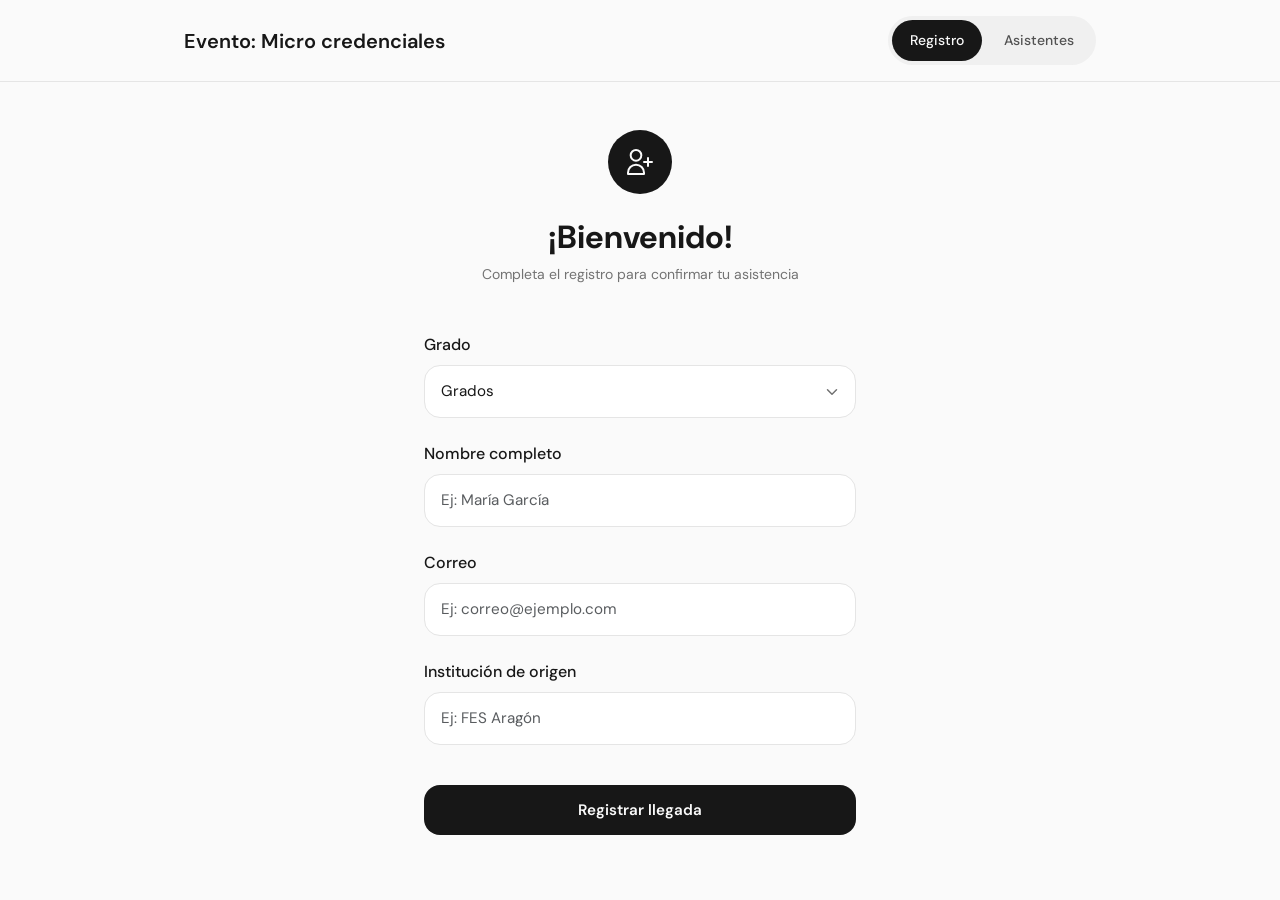
<file: index.html>
<!doctype html>
<html lang="es">

<head>
    <meta charset="UTF-8" />
    <meta name="viewport" content="width=device-width, initial-scale=1.0" />
    <title>Registro de Evento</title>

    <link href="https://cdn.jsdelivr.net/npm/bootstrap@5.3.3/dist/css/bootstrap.min.css" rel="stylesheet" />

    <link rel="preconnect" href="https://fonts.googleapis.com" />
    <link rel="preconnect" href="https://fonts.gstatic.com" crossorigin />
    <link href="https://fonts.googleapis.com/css2?family=DM+Sans:wght@400;500;600;700&display=swap" rel="stylesheet" />

    <link rel="icon" href="./assets/icono/GoyitoRegistro.png" type="image/png">

    <link rel="stylesheet" href="estilos.css" />
</head>

<body data-page="registro">
    <div id="app" class="min-vh-100">

        <nav class="navbar-glass sticky-top">
            <div class="container max-w-4xl py-3 px-3 px-md-4">
                <div class="d-flex align-items-center justify-content-between flex-wrap gap-3">
                    <h1 id="nav-title" class="fs-5 fw-semibold m-0">Evento: Micro credenciales</h1>

                    <div class="pill-switch">
                        <a href="index.html" id="btn-registro" class="nav-pill active text-decoration-none">
                            Registro
                        </a>
                        <a href="asistentes.html" id="btn-asistentes" class="nav-pill text-decoration-none">
                            Asistentes
                        </a>
                    </div>
                </div>
            </div>
        </nav>

        <main class="container max-w-md px-3 px-md-4 py-5">
            <div class="text-center mb-5 slide-up">
                <div class="icon-circle mb-4 mx-auto">
                    <svg width="32" height="32" fill="none" stroke="currentColor" viewBox="0 0 24 24">
                        <path stroke-linecap="round" stroke-linejoin="round" stroke-width="1.5"
                            d="M18 9v3m0 0v3m0-3h3m-3 0h-3m-2-5a4 4 0 11-8 0 4 4 0 018 0zM3 20a6 6 0 0112 0v1H3v-1z" />
                    </svg>
                </div>

                <h2 id="welcome-title" class="fw-bold mb-2">¡Bienvenido!</h2>
                <p class="small m-0 text-secondary-custom">
                    Completa el registro para confirmar tu asistencia
                </p>
            </div>

            <!-- Formulario -->
            <form id="registration-form" class="fade-in">

                <div class="mb-4">
                    <label for="grado" class="form-label fw-medium" >Grado</label>
                    <select name="" id="grado" class="form-control custom-input" required>
                        <option selected diseble>Grados</option>
                        <option value="Alumno">Alumno</option>
                        <option value="Alumna">Alumna</option>
                        <option value="Egresado">Egresado</option>
                        <option value="Egresada">Egresada</option>
                        <option value="Lic.">Lic.</option>
                        <option value="Ing.">Ing.</option>
                        <option value="Mtro.">Mtro.</option>
                        <option value="Mtra.">Mtra.</option>
                        <option value="Dr.">Dr.</option>
                        <option value="Dra.">Dra.</option>    
                    </select>
                </div>

                <div class="mb-4">
                    <label for="nombre" class="form-label fw-medium">Nombre completo</label>
                    <input type="text" id="nombre" class="form-control custom-input" placeholder="Ej: María García"
                        required />
                </div>

                <div class="mb-4">
                    <label for="correo" class="form-label fw-medium">Correo</label>
                    <input type="email" id="correo" class="form-control custom-input" placeholder="Ej: correo@ejemplo.com" required>
                </div>

                <div class="mb-4">
                    <label for="institucion" class="form-label fw-medium">Institución de origen</label>
                    <input type="text" id="institucion" class="form-control custom-input" placeholder="Ej: FES Aragón" required>
                </div>

                <button id="submit-btn" type="submit" class="submit-btn w-100 mt-3">
                    <span id="btn-text">Registrar llegada</span>
                </button>
            </form>

            <!-- Card de carga -->
            <div id="loading-card" class="d-none text-center py-5 fade-in">
                <div class="success-circle mb-4 mx-auto" style="background-color: #f3f4f6; color: #171717;">
                    <div class="spinner-border" role="status"></div>
                </div>

                <h3 class="fw-bold mb-2">Registrando...</h3>
                <p class="small mb-0 text-secondary-custom">
                    Espera un momento mientras guardamos tu registro
                </p>
            </div>

            <!-- Card de éxito -->
            <div id="success-card" class="d-none text-center py-5 fade-in">
                <div class="success-circle mb-4 mx-auto">
                    <svg width="40" height="40" fill="none" stroke="currentColor" viewBox="0 0 24 24">
                        <path stroke-linecap="round" stroke-linejoin="round" stroke-width="2" d="M5 13l4 4L19 7" />
                    </svg>
                </div>

                <h3 class="fw-bold mb-2">¡Registro exitoso!</h3>
                <p class="small mb-4 text-secondary-custom">
                    La persona fue registrada correctamente
                </p>

                <button type="button" class="soft-btn" onclick="reiniciarRegistro()">
                    Registrar otra persona
                </button>
            </div>

            <!-- Aviso de límite -->
            <div id="limit-warning" class="limit-warning d-none mt-4 fade-in text-center">
                <strong>Límite alcanzado:</strong> Se ha llegado al máximo de 999 registros.
            </div>
        </main>
    </div>

    <script src="app.js"></script>
    <script src="https://cdn.jsdelivr.net/npm/bootstrap@5.3.3/dist/js/bootstrap.bundle.min.js"></script>
</body>

</html>
</file>
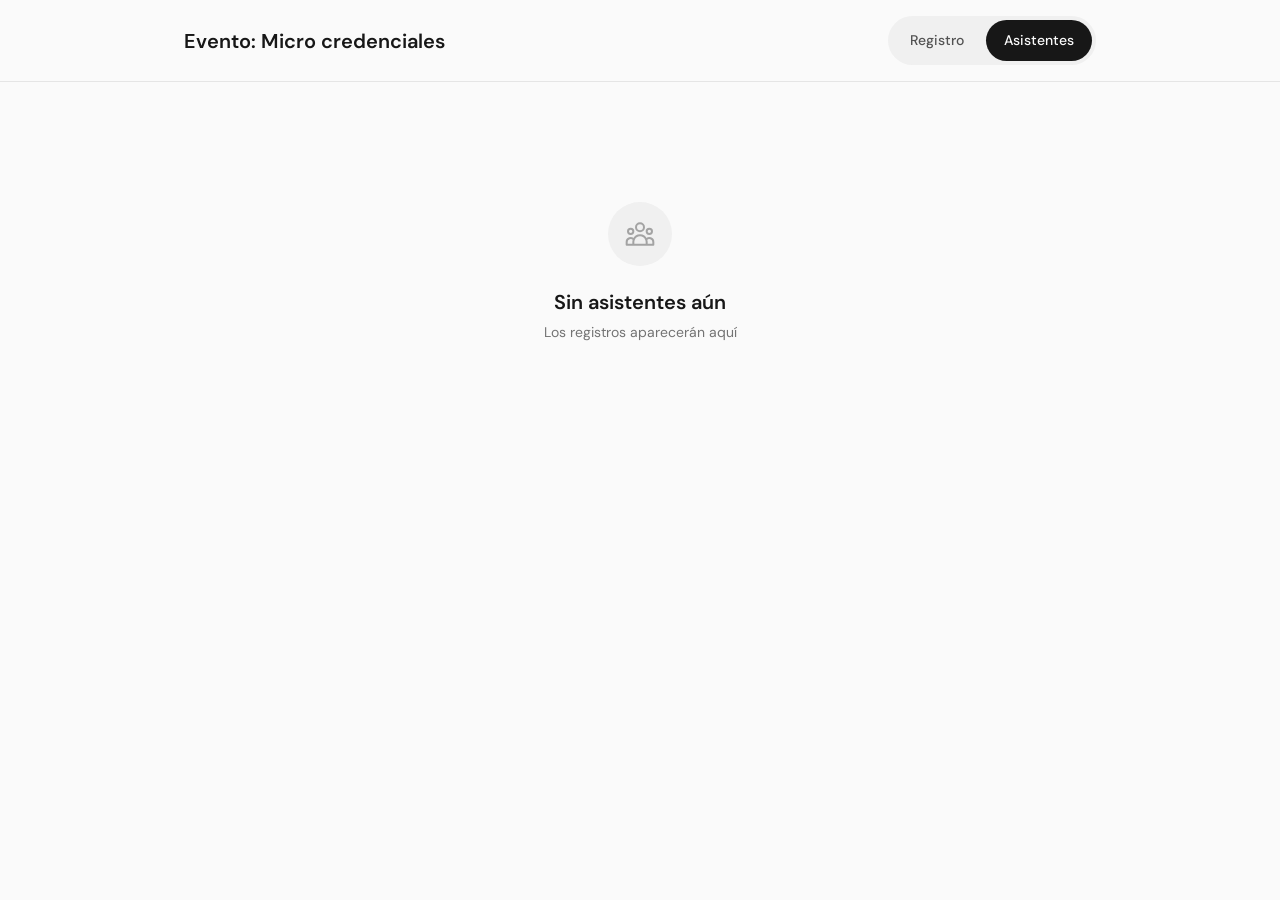
<file: asistentes.html>
<!doctype html>
<html lang="es">

<head>
    <meta charset="UTF-8" />
    <meta name="viewport" content="width=device-width, initial-scale=1.0" />
    <title>Asistentes</title>

    <link href="https://cdn.jsdelivr.net/npm/bootstrap@5.3.3/dist/css/bootstrap.min.css" rel="stylesheet" />

    <link rel="preconnect" href="https://fonts.googleapis.com" />
    <link rel="preconnect" href="https://fonts.gstatic.com" crossorigin />
    <link href="https://fonts.googleapis.com/css2?family=DM+Sans:wght@400;500;600;700&display=swap" rel="stylesheet" />

    <link rel="icon" href="./assets/icono/GoyitoRegistro.png" type="image/png">

    <link rel="stylesheet" href="estilos.css" />
</head>

<body data-page="asistentes">
    <div id="app" class="min-vh-100">

        <nav class="navbar-glass sticky-top">
            <div class="container max-w-4xl py-3 px-3 px-md-4">
                <div class="d-flex align-items-center justify-content-between flex-wrap gap-3">
                    <h1 id="nav-title" class="fs-5 fw-semibold m-0">Evento: Micro credenciales</h1>

                    <div class="pill-switch">
                        <a href="index.html" id="btn-registro" class="nav-pill text-decoration-none">
                            Registro
                        </a>
                        <a href="asistentes.html" id="btn-asistentes" class="nav-pill active text-decoration-none">
                            Asistentes
                        </a>
                    </div>
                </div>
            </div>
        </nav>

        <main class="container max-w-2xl px-3 px-md-4 py-5">
            <div class="d-flex align-items-center justify-content-between flex-wrap gap-3 mb-4 slide-up" id="totalAsistentes">
                <div>
                    <h2 class="fw-bold mb-1">Asistentes</h2>
                    <p class="small m-0 text-secondary-custom">
                        <span id="attendee-count">0</span> personas registradas
                    </p>
                </div>
            </div>

            <div id="loading" class="text-center py-4 d-none">
                <div class="spinner-border text-dark" role="status"></div>
                <p class="mt-2 mb-0">Cargando asistentes...</p>
            </div>

            <div class="mb-4 fade-in" id="buscador">
                <div class="search-wrapper">
                    <input type="text" id="search-input" class="form-control custom-input search-input"
                        placeholder="Buscar por nombre" />
                </div>
            </div>



            <div id="empty-state" class="text-center py-5 fade-in">
                <div class="empty-circle mb-4 mx-auto">
                    <svg width="32" height="32" fill="none" stroke="currentColor" viewBox="0 0 24 24">
                        <path stroke-linecap="round" stroke-linejoin="round" stroke-width="1.5"
                            d="M17 20h5v-2a3 3 0 00-5.356-1.857M17 20H7m10 0v-2c0-.656-.126-1.283-.356-1.857M7 20H2v-2a3 3 0 015.356-1.857M7 20v-2c0-.656.126-1.283.356-1.857m0 0a5.002 5.002 0 019.288 0M15 7a3 3 0 11-6 0 3 3 0 016 0zm6 3a2 2 0 11-4 0 2 2 0 014 0zM7 10a2 2 0 11-4 0 2 2 0 014 0z" />
                    </svg>
                </div>

                <h3 class="fs-5 fw-semibold mb-2">Sin asistentes aún</h3>
                <p class="small m-0 text-secondary-custom">
                    Los registros aparecerán aquí
                </p>
            </div>

            <div id="attendees-list" class="d-flex flex-column gap-3"></div>
        </main>
    </div>

    <script src="app.js"></script>
    <script src="https://cdn.jsdelivr.net/npm/bootstrap@5.3.3/dist/js/bootstrap.bundle.min.js"></script>
</body>

</html>
</file>
<file: estilos.css>
:root {
  --bg-color: #fafafa;
  --surface-color: #ffffff;
  --text-color: #171717;
  --primary-color: #171717;
  --secondary-color: #737373;
  --border-color: #e5e5e5;
  --muted-bg: #f0f0f0;
  --success-bg: #dcfce7;
  --success-text: #16a34a;
  --warning-bg: #fef3c7;
  --warning-border: #fcd34d;
  --warning-text: #92400e;
  --danger-bg: #fef2f2;
  --danger-border: #fecaca;
  --danger-text: #dc2626;
}

* {
  font-family: "DM Sans", sans-serif;
  box-sizing: border-box;
}

body {
  background-color: var(--bg-color);
  color: var(--text-color);
}

.max-w-4xl {
  max-width: 960px;
}

.max-w-md {
  max-width: 480px;
}

.max-w-2xl {
  max-width: 720px;
}

.navbar-glass {
  background-color: rgba(250, 250, 250, 0.9);
  backdrop-filter: blur(10px);
  border-bottom: 1px solid var(--border-color);
}

.pill-switch {
  background-color: var(--muted-bg);
  border-radius: 999px;
  padding: 4px;
  display: inline-flex;
  gap: 4px;
}

.nav-pill {
  border: none;
  border-radius: 999px;
  padding: 10px 18px;
  font-size: 0.875rem;
  font-weight: 500;
  background: transparent;
  color: #525252;
  transition: all 0.2s ease;
  display: inline-block;
}

.nav-pill.active {
  background-color: var(--primary-color);
  color: #fafafa !important;
}

.icon-circle {
  width: 64px;
  height: 64px;
  border-radius: 50%;
  display: inline-flex;
  align-items: center;
  justify-content: center;
  background-color: var(--primary-color);
  color: #fafafa;
}

.success-circle {
  width: 80px;
  height: 80px;
  border-radius: 50%;
  display: inline-flex;
  align-items: center;
  justify-content: center;
  background-color: var(--success-bg);
  color: var(--success-text);
}

.empty-circle {
  width: 64px;
  height: 64px;
  border-radius: 50%;
  display: inline-flex;
  align-items: center;
  justify-content: center;
  background-color: var(--muted-bg);
  color: #a3a3a3;
}

.custom-input {
  border-radius: 16px;
  border: 1px solid var(--border-color);
  background-color: var(--surface-color);
  color: var(--text-color);
  padding: 14px 16px;
  font-size: 0.95rem;
  transition: all 0.2s ease;
  box-shadow: none;
}

.custom-input:focus {
  border-color: var(--primary-color);
  box-shadow: 0 0 0 3px rgba(23, 23, 23, 0.1);
}

.submit-btn {
  border: none;
  border-radius: 16px;
  padding: 14px 20px;
  font-size: 0.95rem;
  font-weight: 600;
  background-color: var(--primary-color);
  color: #fafafa;
  transition: all 0.2s ease;
}

.submit-btn:hover {
  filter: brightness(1.15);
}

.soft-btn {
  border: none;
  border-radius: 16px;
  padding: 12px 20px;
  font-size: 0.95rem;
  font-weight: 500;
  background-color: var(--muted-bg);
  color: var(--text-color);
  transition: all 0.2s ease;
}

.soft-btn:hover {
  background-color: #e5e5e5;
}

.live-badge {
  background-color: var(--success-bg);
  color: var(--success-text);
  border-radius: 999px;
  padding: 10px 16px;
  display: inline-flex;
  align-items: center;
  gap: 8px;
  font-size: 0.875rem;
  font-weight: 500;
}

.live-dot {
  width: 8px;
  height: 8px;
  border-radius: 50%;
  background-color: var(--success-text);
  animation: pulse 1.4s infinite;
}

.search-wrapper {
  position: relative;
}

.search-icon {
  position: absolute;
  left: 16px;
  top: 50%;
  transform: translateY(-50%);
  color: #a3a3a3;
  pointer-events: none;
}

.search-input {
  padding-left: 44px;
}

.attendee-item {
  border: 1px solid var(--border-color);
  background-color: var(--surface-color);
  border-radius: 16px;
  padding: 16px;
  display: flex;
  align-items: center;
  gap: 16px;
  transition: all 0.2s ease;
}

.attendee-avatar {
  width: 48px;
  height: 48px;
  border-radius: 50%;
  background-color: var(--primary-color);
  color: #fafafa;
  display: flex;
  align-items: center;
  justify-content: center;
  font-size: 0.875rem;
  font-weight: 700;
  flex-shrink: 0;
}

.time-chip {
  background-color: var(--muted-bg);
  color: #525252;
  border-radius: 999px;
  padding: 6px 12px;
  font-size: 0.75rem;
  font-weight: 500;
  white-space: nowrap;
}

.limit-warning {
  background-color: var(--warning-bg);
  border: 1px solid var(--warning-border);
  color: var(--warning-text);
  border-radius: 16px;
  padding: 16px;
}

.text-secondary-custom {
  color: var(--secondary-color);
}

.text-muted-soft {
  color: #a3a3a3;
}

.toast-inline {
  position: fixed;
  left: 50%;
  bottom: 24px;
  transform: translateX(-50%);
  background-color: var(--danger-bg);
  color: var(--danger-text);
  border: 1px solid var(--danger-border);
  padding: 12px 20px;
  border-radius: 16px;
  font-size: 0.9rem;
  font-weight: 500;
  z-index: 9999;
  animation: fadeIn 0.3s ease-out;
}

.hidden {
  display: none !important;
}

.fade-in {
  animation: fadeIn 0.3s ease-out;
}

.slide-up {
  animation: slideUp 0.4s ease-out;
}

/*Spiner*/
#loading {
  min-height: 260px;
  display: flex;
  flex-direction: column;
  align-items: center;
  justify-content: center;
}

/*Lista de personas*/
.persona-item {
  background-color: #ffffff;
  border: 1px solid #e9e9e9;
  border-radius: 14px;
  padding: 14px 16px;
  font-size: 15px;
  font-weight: 500;
  color: #171717;
  transition: all 0.2s ease;
}

.persona-item:hover {
  background-color: #fcfcfc;
  border-color: #dcdcdc;
}

/*Formateo de fecha*/
.persona-item {
  background-color: #ffffff;
  border: 1px solid #e9e9e9;
  border-radius: 14px;
  padding: 14px 16px;
}

.persona-nombre {
  font-size: 15px;
  font-weight: 600;
  color: #171717;
}

.persona-fecha {
  font-size: 13px;
  color: #737373;
  margin-top: 4px;
}

@keyframes fadeIn {
  from {
    opacity: 0;
    transform: translateY(10px);
  }
  to {
    opacity: 1;
    transform: translateY(0);
  }
}

/*Estilo de select*/
select.custom-input {
  appearance: none;
  -webkit-appearance: none;
  -moz-appearance: none;
  background-image: url("data:image/svg+xml,%3Csvg xmlns='http://www.w3.org/2000/svg' width='20' height='20' viewBox='0 0 24 24' fill='none' stroke='%23737373' stroke-width='2' stroke-linecap='round' stroke-linejoin='round'%3E%3Cpath d='m6 9 6 6 6-6'/%3E%3C/svg%3E");
  background-repeat: no-repeat;
  background-position: right 14px center;
  background-size: 18px;
  padding-right: 42px;
  cursor: pointer;
}

select.custom-input:focus {
  border-color: var(--primary-color);
  box-shadow: 0 0 0 3px rgba(23, 23, 23, 0.1);
}

@keyframes slideUp {
  from {
    opacity: 0;
    transform: translateY(20px);
  }
  to {
    opacity: 1;
    transform: translateY(0);
  }
}

@keyframes pulse {
  0% {
    transform: scale(1);
    opacity: 1;
  }
  50% {
    transform: scale(1.15);
    opacity: 0.6;
  }
  100% {
    transform: scale(1);
    opacity: 1;
  }
}
</file>
